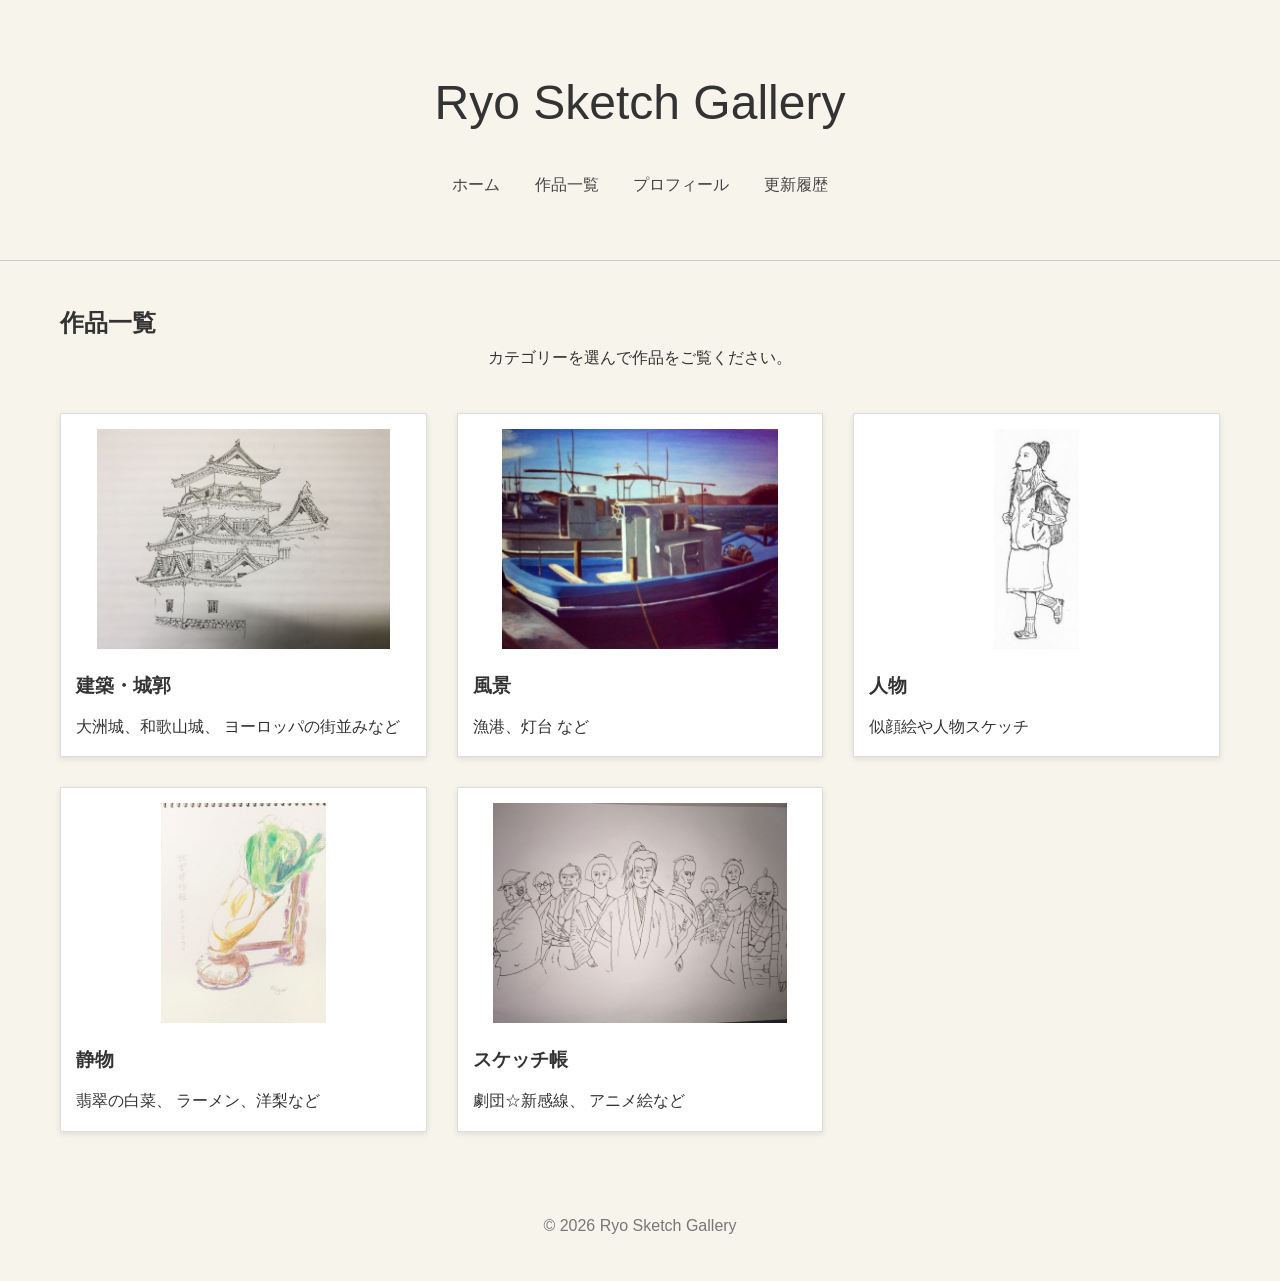
<file: gallery.html>
<!DOCTYPE html>
<html lang="ja">

<head>
    <meta charset="UTF-8">
    <meta name="viewport" content="width=device-width, initial-scale=1.0">

    <meta name="description" content="風景画やスケッチ作品を掲載しています。鉛筆画、ペン画、油彩画などの作品ギャラリーです。">

    <title>作品一覧 | Ryo Sketch Gallery</title>

    <link rel="stylesheet" href="css/style.css">
</head>

<body>

<header>

    <h1>Ryo Sketch Gallery</h1>

    <nav>
        <a href="index.html">ホーム</a>
        <a href="gallery.html">作品一覧</a>
        <a href="profile.html">プロフィール</a>
        <a href="news.html">更新履歴</a>
    </nav>

</header>

<main>

<h2>作品一覧</h2>

<p class="gallery-intro">
カテゴリーを選んで作品をご覧ください。
</p>

<div class="category-grid">

<a href="gallery/architecture.html" class="category-card">

    <img
    src="thumbnails/architecture/ozu-castle-pen.jpg"
    alt="建築・城郭">

    <h3>建築・城郭</h3>

    <p>
    大洲城、和歌山城、
    ヨーロッパの街並みなど
    </p>

</a>

<a href="gallery/landscape.html" class="category-card">

    <img
    src="thumbnails/landscape/fishing-port-oil.jpg"
    alt="風景">

    <h3>風景</h3>

    <p>
    漁港、灯台
    など
    </p>

</a>

<a href="gallery/portrait.html" class="category-card">

    <img
    src="thumbnails/portrait/fashion-model-hat.jpg"
    alt="人物">

    <h3>人物</h3>

    <p>
    似顔絵や人物スケッチ
    </p>

</a>

<a href="gallery/stilllife.html" class="category-card">

    <img
    src="thumbnails/stilllife/jadeite-cabbage.jpg"
    alt="静物">

    <h3>静物</h3>

    <p>
    翡翠の白菜、
    ラーメン、洋梨など
    </p>

</a>

<a href="gallery/sketchbook.html" class="category-card">

    <img
    src="thumbnails/sketchbook/gekidanshinkansen-pen.jpg"
    alt="スケッチ帳">

    <h3>スケッチ帳</h3>

    <p>
    劇団☆新感線、
    アニメ絵など
    </p>

</a>

</div>
</main>

<footer>

<p>© 2026 Ryo Sketch Gallery</p>

</footer>



</body>
</html>
</file>
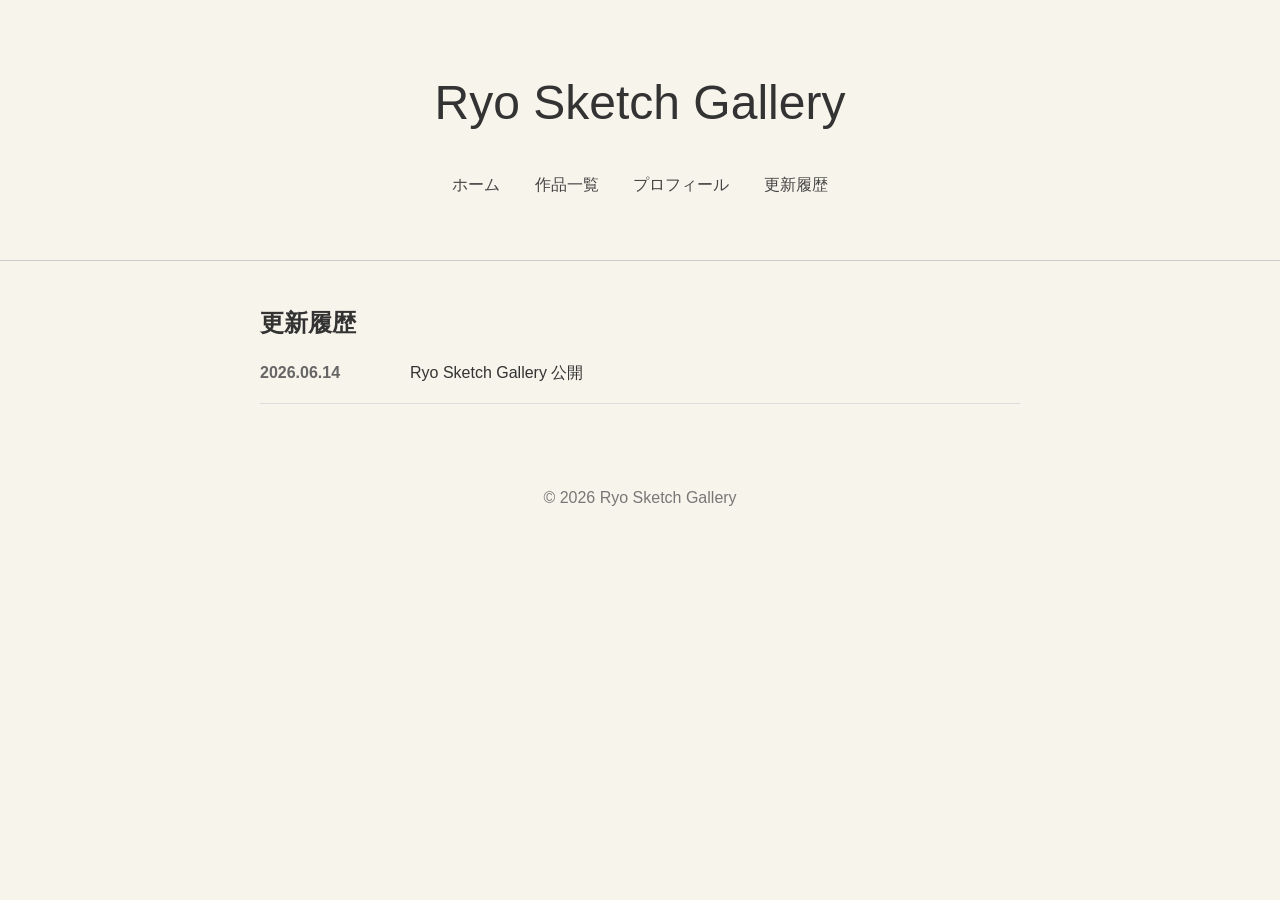
<file: news.html>
<!DOCTYPE html>

<html lang="ja">

<head>
    <meta charset="UTF-8">
    <meta name="viewport" content="width=device-width, initial-scale=1.0">
    <title>更新履歴 | Ryo Sketch Gallery</title>


<link rel="stylesheet" href="css/style.css">


</head>

<body>

<header>


<h1>Ryo Sketch Gallery</h1>

<nav>
    <a href="index.html">ホーム</a>
    <a href="gallery.html">作品一覧</a>
    <a href="profile.html">プロフィール</a>
    <a href="news.html">更新履歴</a>
</nav>


</header>

<main class="news-page">


<h2>更新履歴</h2>

<div class="news-item">

    <div class="news-date">
        2026.06.14
    </div>

    <div class="news-content">
        Ryo Sketch Gallery 公開
    </div>

</div>


</main>

<footer>


<p>© 2026 Ryo Sketch Gallery</p>


</footer>

</body>
</html>
</file>
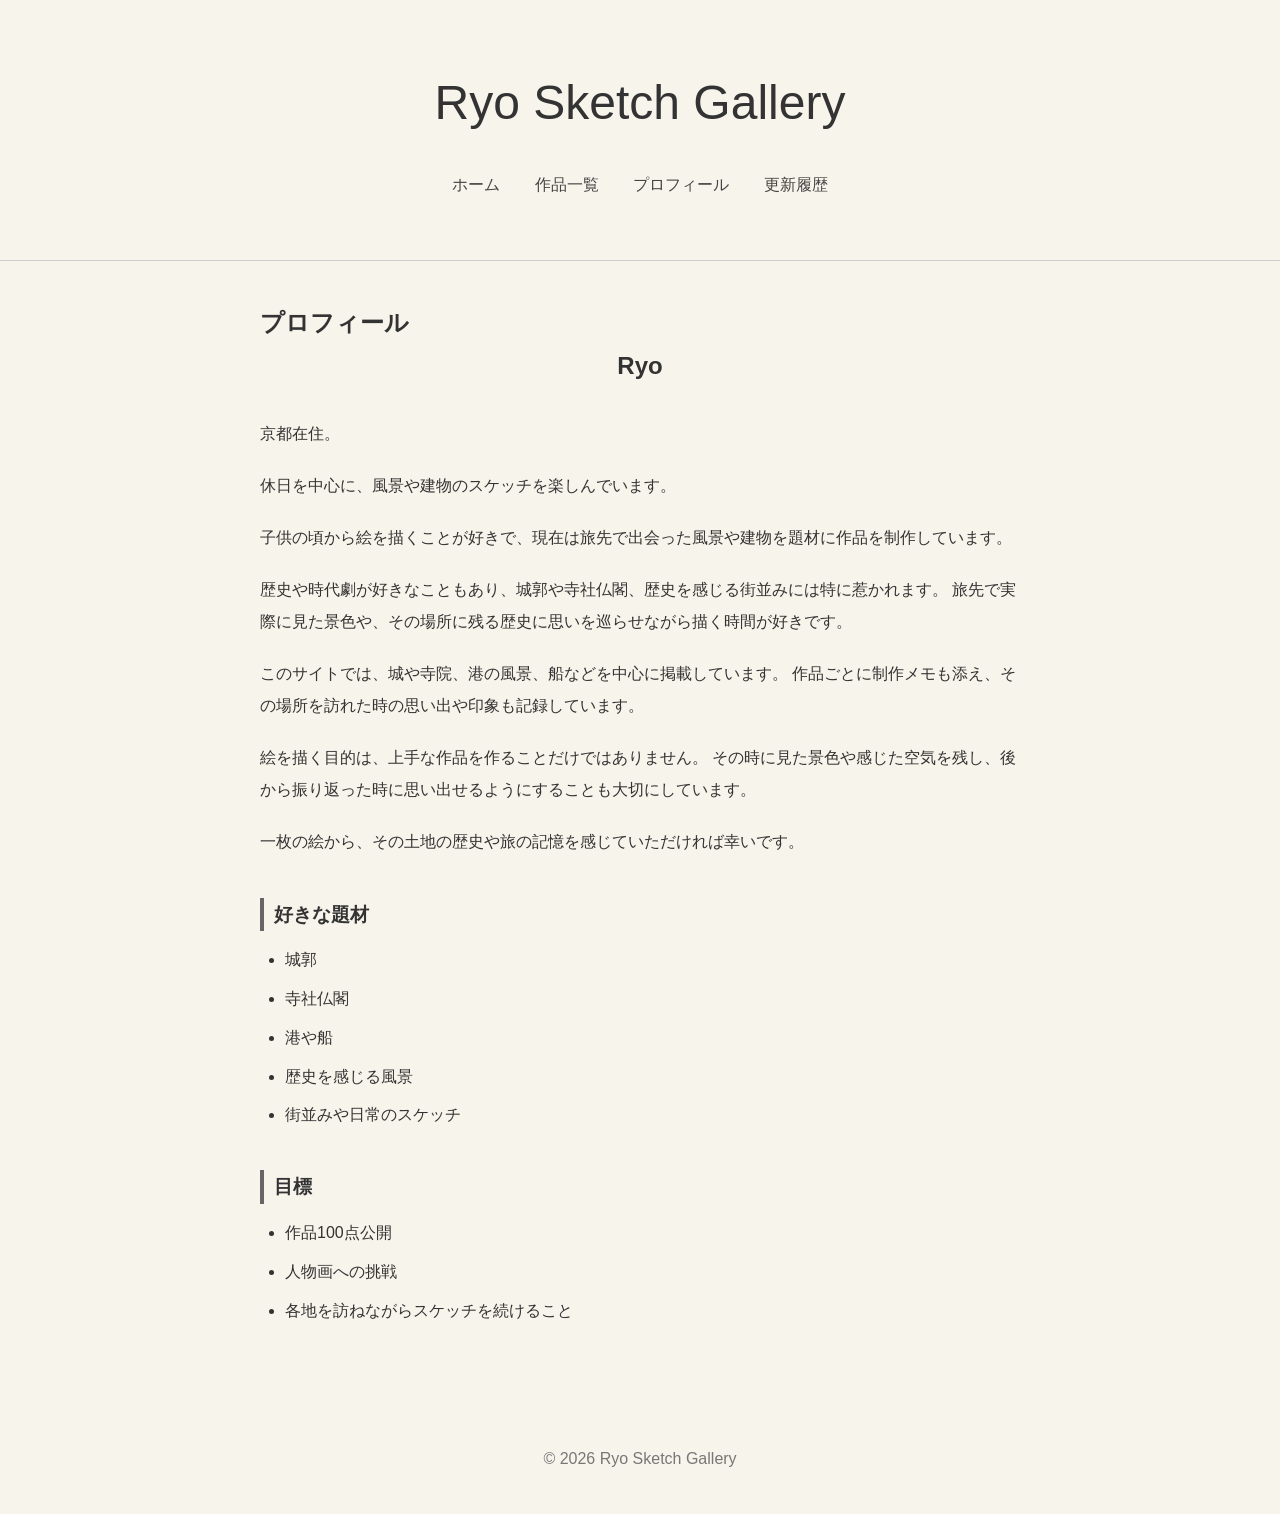
<file: profile.html>
<!DOCTYPE html>
<html lang="ja">

<head>
    <meta charset="UTF-8">
    <meta name="viewport" content="width=device-width, initial-scale=1.0">

    <meta name="description" content="Ryoのプロフィールページです。制作活動や作品について紹介しています。">
    
    <title>プロフィール | Ryo Sketch Gallery</title>

    <link rel="stylesheet" href="css/style.css">
</head>

<body>

<header>

    <h1>Ryo Sketch Gallery</h1>

    <nav>
        <a href="index.html">ホーム</a>
        <a href="gallery.html">作品一覧</a>
        <a href="profile.html">プロフィール</a>
        <a href="news.html">更新履歴</a>
    </nav>

</header>

<main class="profile-page">

    <h2>プロフィール</h2>

    <div class="profile-name">
        Ryo
    </div>

    <div class="profile-section">

        <p>
            京都在住。
        </p>

        <p>
            休日を中心に、風景や建物のスケッチを楽しんでいます。
        </p>

        <p>
            子供の頃から絵を描くことが好きで、現在は旅先で出会った風景や建物を題材に作品を制作しています。
        </p>

        <p>
            歴史や時代劇が好きなこともあり、城郭や寺社仏閣、歴史を感じる街並みには特に惹かれます。
            旅先で実際に見た景色や、その場所に残る歴史に思いを巡らせながら描く時間が好きです。
        </p>

        <p>
            このサイトでは、城や寺院、港の風景、船などを中心に掲載しています。
            作品ごとに制作メモも添え、その場所を訪れた時の思い出や印象も記録しています。
        </p>

        <p>
            絵を描く目的は、上手な作品を作ることだけではありません。
            その時に見た景色や感じた空気を残し、後から振り返った時に思い出せるようにすることも大切にしています。
        </p>

        <p>
            一枚の絵から、その土地の歴史や旅の記憶を感じていただければ幸いです。
        </p>

    </div>

    <div class="profile-section">

        <h3>好きな題材</h3>

        <ul>
            <li>城郭</li>
            <li>寺社仏閣</li>
            <li>港や船</li>
            <li>歴史を感じる風景</li>
            <li>街並みや日常のスケッチ</li>
        </ul>

    </div>

    <div class="profile-section">

        <h3>目標</h3>

        <ul>
            <li>作品100点公開</li>
            <li>人物画への挑戦</li>
            <li>各地を訪ねながらスケッチを続けること</li>
        </ul>

    </div>

</main>

<footer>

<p>© 2026 Ryo Sketch Gallery</p>

</footer>

</body>
</html>
</file>
<file: css/style.css>
*{
    margin:0;
    padding:0;
    box-sizing:border-box;
}

body{

    font-family:
    "Yu Gothic",
    "Hiragino Sans",
    sans-serif;

    background:#f7f4eb;
    color:#333;
    line-height:1.8;
}

header{

    text-align:center;

    padding:60px 20px;

    border-bottom:1px solid #ccc;
}

h1{

    font-size:3rem;
    font-weight:300;
}

.subtitle{

    color:#666;
    margin-top:10px;
}

nav{

    margin-top:25px;
}

nav a{

    text-decoration:none;
    color:#444;

    margin:0 15px;
}

main{

    max-width:1200px;
    margin:auto;

    padding:40px 20px;
}

.hero{

    text-align:center;
    margin-bottom:80px;
}

.hero h2{

    margin-bottom:20px;
}

.gallery{

    display:grid;

    grid-template-columns:
    repeat(auto-fit,minmax(250px,1fr));

    gap:30px;
}

.gallery figure{

     background:white;

    padding:12px;

    border:1px solid #ddd;

    box-shadow:
    0 2px 6px rgba(0,0,0,0.1);

    display:flex;
    flex-direction:column;
}

.gallery img{

    width:100%;
    height:250px;

    object-fit:contain;

    display:block;

    cursor:pointer;

    transition:0.3s;
}

.gallery img:hover{

    transform:scale(1.02);
}

figcaption{

    text-align:center;

    padding-top:10px;
}

#about{

    margin-top:100px;
}

footer{

    text-align:center;

    padding:40px;

    color:#777;
}

/* 拡大表示 */

#modal{

    display:none;

    position:fixed;

    top:0;
    left:0;

    width:100%;
    height:100%;

    background:rgba(0,0,0,0.85);

    justify-content:center;
    align-items:center;

    z-index:999;
}

#modal-image{

    max-width:90%;
    max-height:90%;
}

#close{

    position:absolute;

    top:20px;
    right:30px;

    color:white;

    font-size:50px;

    cursor:pointer;
}

.button{

    display:inline-block;

    margin-top:20px;

    padding:10px 20px;

    background:#555;

    color:white;

    text-decoration:none;

    border-radius:5px;
}

.button:hover{

    opacity:0.8;
}


.category-grid{

    display:grid;

    grid-template-columns:
    repeat(auto-fit,minmax(280px,1fr));

    gap:30px;

    margin-top:40px;
}

.category-card{

    text-decoration:none;

    color:#333;

    background:white;

    border:1px solid #ddd;

    padding:15px;

    box-shadow:
    0 2px 6px rgba(0,0,0,0.1);

    transition:0.3s;
}

.category-card:hover{

    transform:translateY(-5px);

    box-shadow:
    0 5px 12px rgba(0,0,0,0.2);
}

.category-card img{

    width:100%;

    height:220px;

    object-fit:contain;

    margin-bottom:10px;
}

.category-card h3{

    margin-bottom:10px;
}

.gallery-intro{

    text-align:center;

    margin-bottom:20px;
}

.work-title{

    font-weight:bold;
    margin-bottom:5px;
}

.work-info{

    color:#666;
    font-size:0.9rem;

    margin-bottom:8px;
}

.work-comment{

    font-size:0.9rem;
    line-height:1.5;
}

.profile-page{

    max-width:800px;

    margin:auto;

    padding:40px 20px;
}

.profile-name{

    font-size:1.5rem;

    font-weight:bold;

    margin-bottom:30px;

    text-align:center;
}

.profile-section{

    margin-bottom:40px;
}

.profile-section h3{

    border-left:4px solid #666;

    padding-left:10px;

    margin-bottom:15px;
}

.profile-section p{

    margin-bottom:20px;

    line-height:2;
}

.profile-section ul{

    padding-left:25px;
}

.profile-section li{

    margin-bottom:10px;
}

.news-page{


max-width:800px;

margin:auto;

padding:40px 20px;


}

.news-item{


display:flex;

gap:30px;

padding:15px 0;

border-bottom:1px solid #ddd;


}

.news-date{


min-width:120px;

color:#666;

font-weight:bold;


}

.news-content{


flex:1;


}


#news{

    margin-top:100px;
}
</file>
